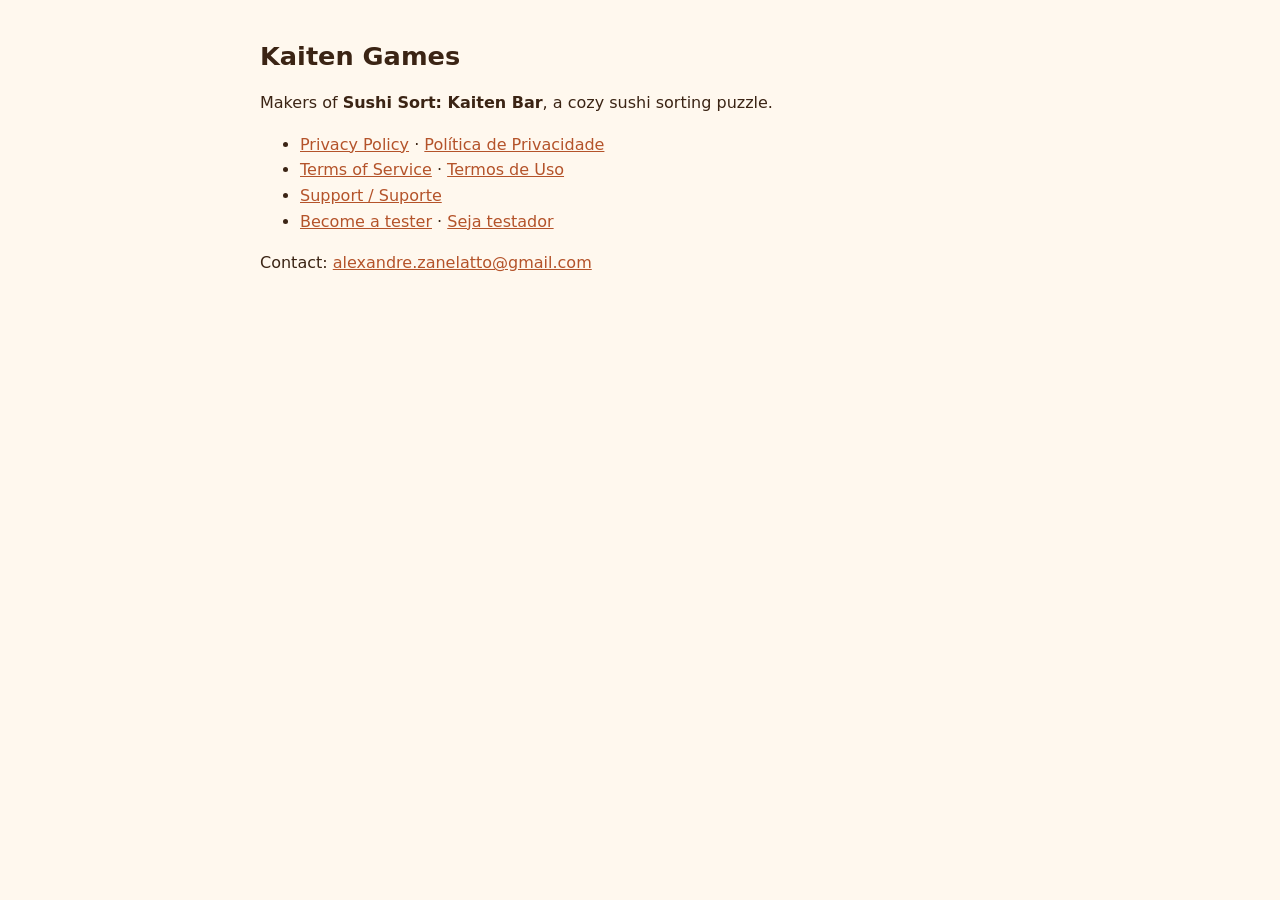
<file: index.html>
<!doctype html>
<html lang="en">
<head>
<meta charset="utf-8">
<meta name="viewport" content="width=device-width, initial-scale=1">
<title>Kaiten Games</title>
<link rel="stylesheet" href="style.css">
</head>
<body>
<main>
<h1>Kaiten Games</h1>
<p>Makers of <strong>Sushi Sort: Kaiten Bar</strong>, a cozy sushi sorting puzzle.</p>
<ul>
<li><a href="privacy.html">Privacy Policy</a> · <a href="privacidade.html">Política de Privacidade</a></li>
<li><a href="terms.html">Terms of Service</a> · <a href="termos.html">Termos de Uso</a></li>
<li><a href="support.html">Support / Suporte</a></li>
<li><a href="testers.html">Become a tester</a> · <a href="testadores.html">Seja testador</a></li>
</ul>
<p>Contact: <a href="mailto:alexandre.zanelatto@gmail.com">alexandre.zanelatto@gmail.com</a></p>
</main>
</body>
</html>
</file>
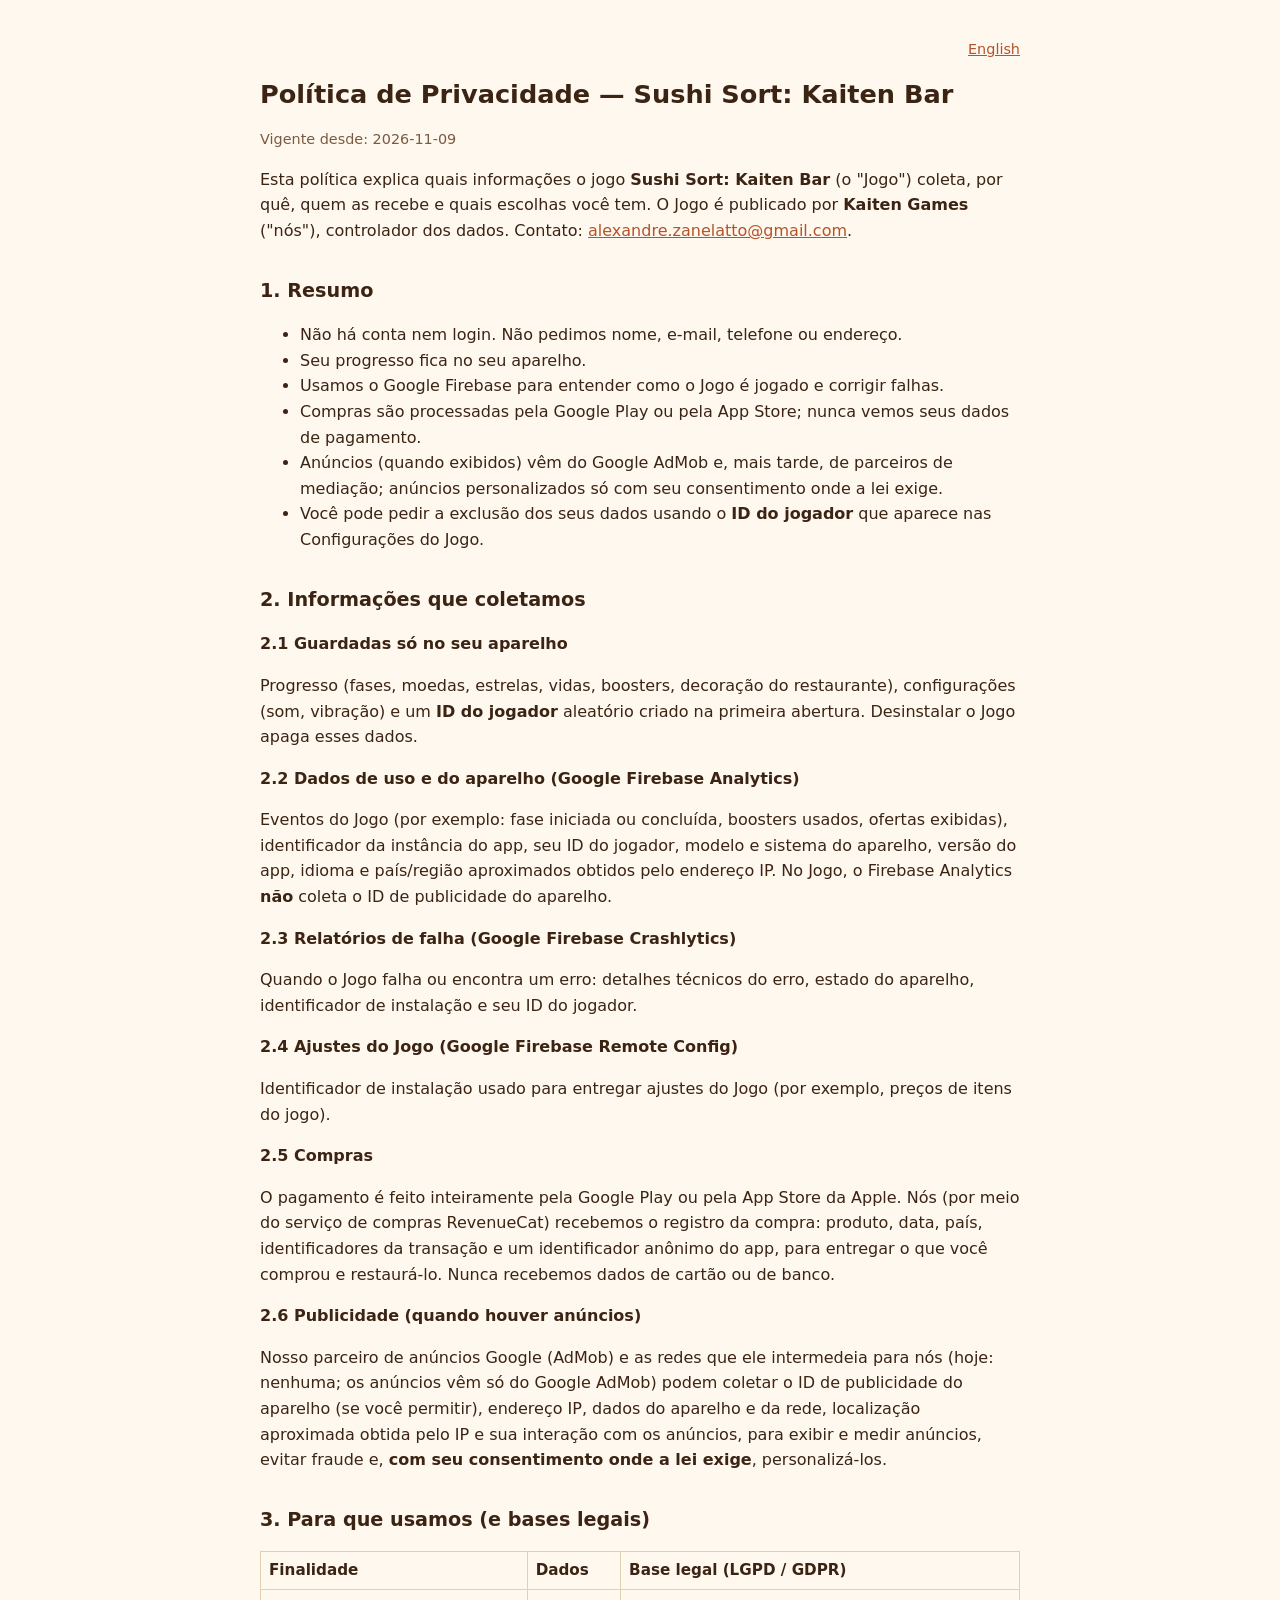
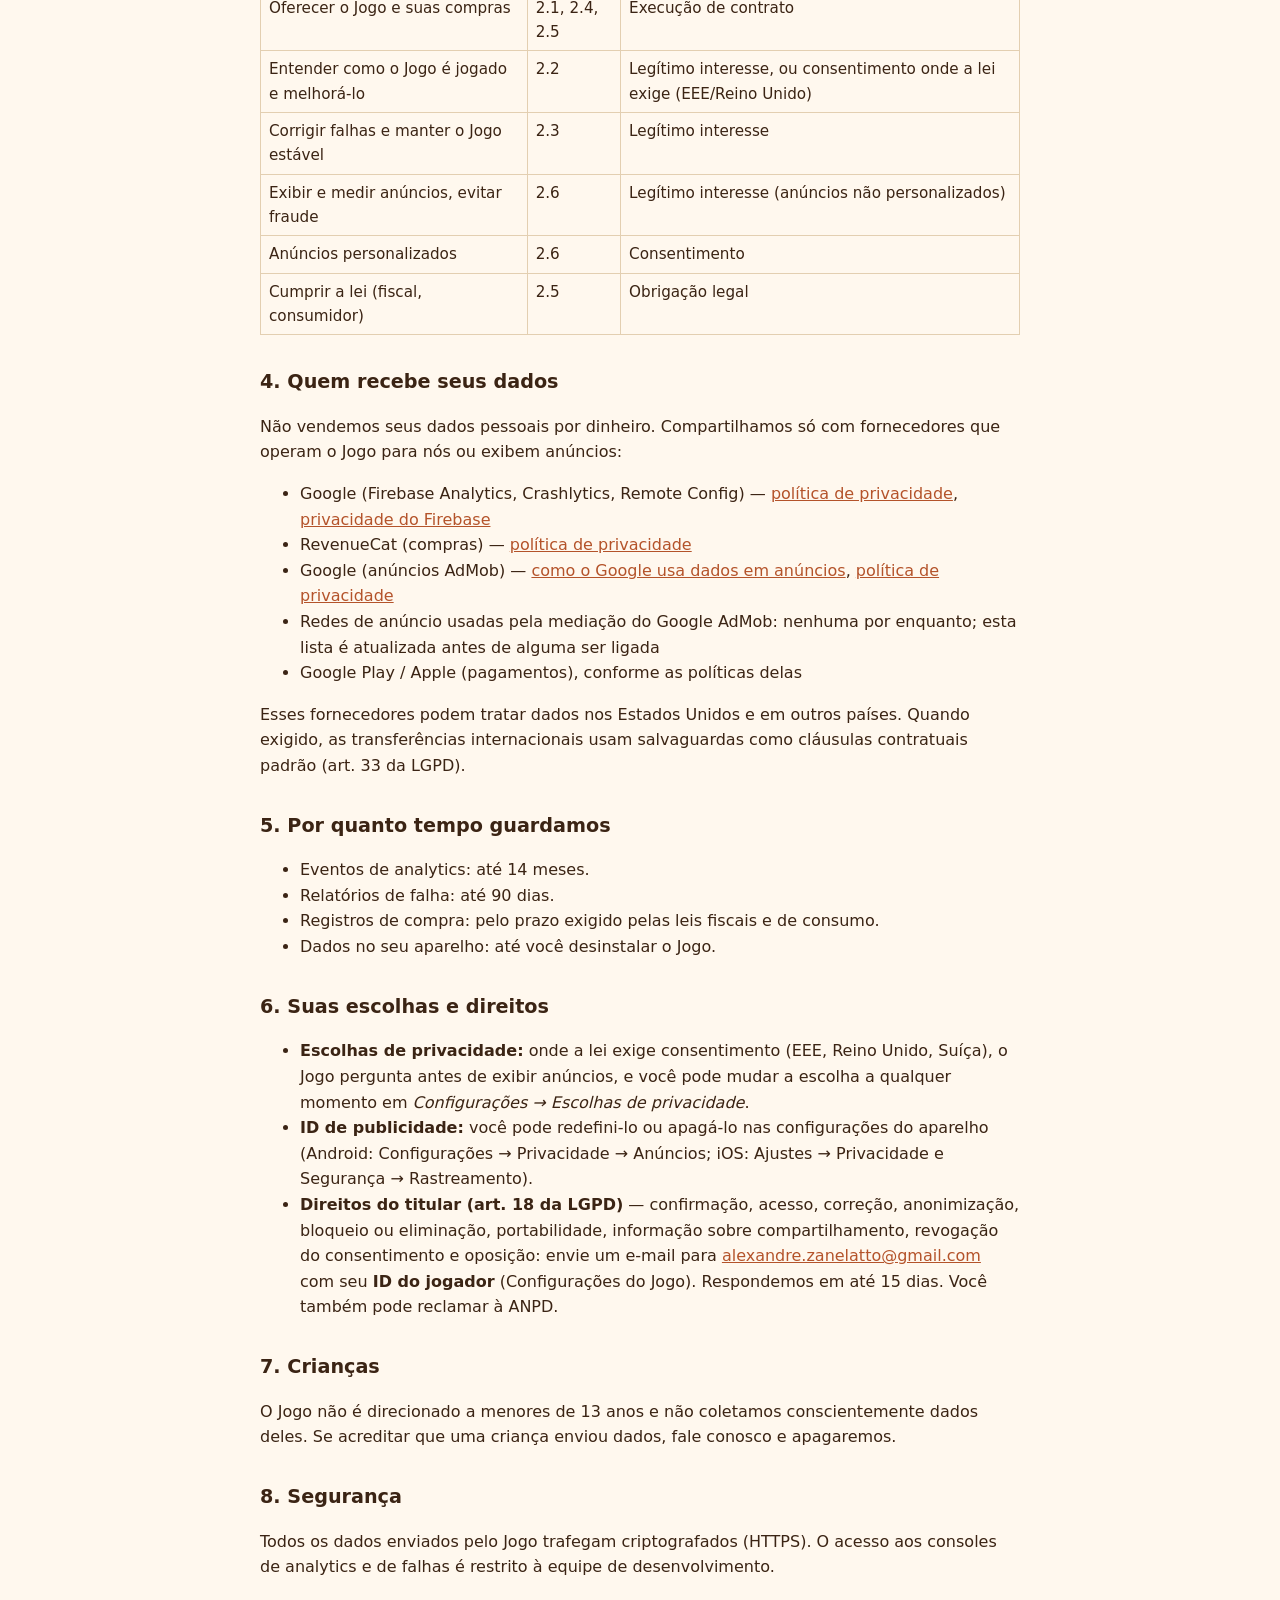
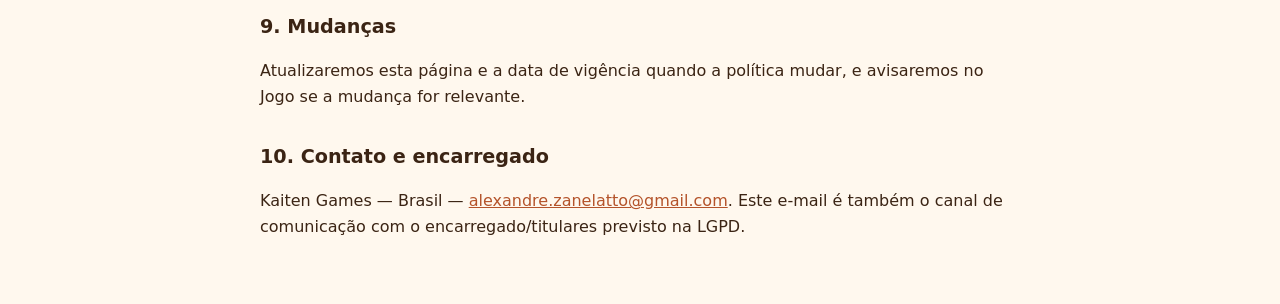
<file: privacidade.html>
<!doctype html>
<html lang="pt-BR">
<head>
<meta charset="utf-8">
<meta name="viewport" content="width=device-width, initial-scale=1">
<title>Sushi Sort: Kaiten Bar — Política de Privacidade</title>
<link rel="stylesheet" href="style.css">
</head>
<body>
<main>
<p class="lang"><a href="privacy.html">English</a></p>
<h1>Política de Privacidade — Sushi Sort: Kaiten Bar</h1>
<p class="meta">Vigente desde: 2026-11-09</p>

<p>Esta política explica quais informações o jogo <strong>Sushi Sort: Kaiten Bar</strong> (o "Jogo") coleta, por
quê, quem as recebe e quais escolhas você tem. O Jogo é publicado por <strong>Kaiten Games</strong> ("nós"),
controlador dos dados. Contato: <a href="mailto:alexandre.zanelatto@gmail.com">alexandre.zanelatto@gmail.com</a>.</p>

<h2>1. Resumo</h2>
<ul>
<li>Não há conta nem login. Não pedimos nome, e-mail, telefone ou endereço.</li>
<li>Seu progresso fica no seu aparelho.</li>
<li>Usamos o Google Firebase para entender como o Jogo é jogado e corrigir falhas.</li>
<li>Compras são processadas pela Google Play ou pela App Store; nunca vemos seus dados de pagamento.</li>
<li>Anúncios (quando exibidos) vêm do Google AdMob e, mais tarde, de parceiros de mediação; anúncios personalizados
só com seu consentimento onde a lei exige.</li>
<li>Você pode pedir a exclusão dos seus dados usando o <strong>ID do jogador</strong> que aparece nas Configurações
do Jogo.</li>
</ul>

<h2>2. Informações que coletamos</h2>
<h3>2.1 Guardadas só no seu aparelho</h3>
<p>Progresso (fases, moedas, estrelas, vidas, boosters, decoração do restaurante), configurações (som, vibração) e
um <strong>ID do jogador</strong> aleatório criado na primeira abertura. Desinstalar o Jogo apaga esses dados.</p>
<h3>2.2 Dados de uso e do aparelho (Google Firebase Analytics)</h3>
<p>Eventos do Jogo (por exemplo: fase iniciada ou concluída, boosters usados, ofertas exibidas), identificador da
instância do app, seu ID do jogador, modelo e sistema do aparelho, versão do app, idioma e país/região aproximados
obtidos pelo endereço IP. No Jogo, o Firebase Analytics <strong>não</strong> coleta o ID de publicidade do
aparelho.</p>
<h3>2.3 Relatórios de falha (Google Firebase Crashlytics)</h3>
<p>Quando o Jogo falha ou encontra um erro: detalhes técnicos do erro, estado do aparelho, identificador de
instalação e seu ID do jogador.</p>
<h3>2.4 Ajustes do Jogo (Google Firebase Remote Config)</h3>
<p>Identificador de instalação usado para entregar ajustes do Jogo (por exemplo, preços de itens do jogo).</p>
<h3>2.5 Compras</h3>
<p>O pagamento é feito inteiramente pela Google Play ou pela App Store da Apple. Nós (por meio do serviço de
compras RevenueCat) recebemos o registro da compra: produto, data, país, identificadores da transação e um
identificador anônimo do app, para entregar o que você comprou e restaurá-lo. Nunca recebemos dados de cartão ou
de banco.</p>
<h3>2.6 Publicidade (quando houver anúncios)</h3>
<p>Nosso parceiro de anúncios Google (AdMob) e as redes que ele intermedeia para nós (hoje: <!-- AD_PARTNERS -->nenhuma; os anúncios vêm só do Google AdMob<!-- /AD_PARTNERS -->)
podem coletar o ID de publicidade do aparelho (se você permitir), endereço IP, dados do aparelho e da rede,
localização aproximada obtida pelo IP e sua interação com os anúncios, para exibir e medir anúncios, evitar fraude
e, <strong>com seu consentimento onde a lei exige</strong>, personalizá-los.</p>

<h2>3. Para que usamos (e bases legais)</h2>
<table>
<tr><th>Finalidade</th><th>Dados</th><th>Base legal (LGPD / GDPR)</th></tr>
<tr><td>Oferecer o Jogo e suas compras</td><td>2.1, 2.4, 2.5</td><td>Execução de contrato</td></tr>
<tr><td>Entender como o Jogo é jogado e melhorá-lo</td><td>2.2</td><td>Legítimo interesse, ou consentimento onde a lei
exige (EEE/Reino Unido)</td></tr>
<tr><td>Corrigir falhas e manter o Jogo estável</td><td>2.3</td><td>Legítimo interesse</td></tr>
<tr><td>Exibir e medir anúncios, evitar fraude</td><td>2.6</td><td>Legítimo interesse (anúncios não personalizados)</td></tr>
<tr><td>Anúncios personalizados</td><td>2.6</td><td>Consentimento</td></tr>
<tr><td>Cumprir a lei (fiscal, consumidor)</td><td>2.5</td><td>Obrigação legal</td></tr>
</table>

<h2>4. Quem recebe seus dados</h2>
<p>Não vendemos seus dados pessoais por dinheiro. Compartilhamos só com fornecedores que operam o Jogo para nós ou
exibem anúncios:</p>
<ul>
<li>Google (Firebase Analytics, Crashlytics, Remote Config) — <a href="https://policies.google.com/privacy?hl=pt-BR">política de privacidade</a>,
<a href="https://firebase.google.com/support/privacy">privacidade do Firebase</a></li>
<li>RevenueCat (compras) — <a href="https://www.revenuecat.com/privacy">política de privacidade</a></li>
<li>Google (anúncios AdMob) — <a href="https://policies.google.com/technologies/ads?hl=pt-BR">como o Google usa dados em anúncios</a>,
<a href="https://policies.google.com/privacy?hl=pt-BR">política de privacidade</a></li>
<li>Redes de anúncio usadas pela mediação do Google AdMob: <!-- AD_PARTNERS_LINKS -->nenhuma por enquanto; esta lista é atualizada antes de alguma ser ligada<!-- /AD_PARTNERS_LINKS --></li>
<li>Google Play / Apple (pagamentos), conforme as políticas delas</li>
</ul>
<p>Esses fornecedores podem tratar dados nos Estados Unidos e em outros países. Quando exigido, as transferências
internacionais usam salvaguardas como cláusulas contratuais padrão (art. 33 da LGPD).</p>

<h2>5. Por quanto tempo guardamos</h2>
<ul>
<li>Eventos de analytics: até 14 meses.</li>
<li>Relatórios de falha: até 90 dias.</li>
<li>Registros de compra: pelo prazo exigido pelas leis fiscais e de consumo.</li>
<li>Dados no seu aparelho: até você desinstalar o Jogo.</li>
</ul>

<h2>6. Suas escolhas e direitos</h2>
<ul>
<li><strong>Escolhas de privacidade:</strong> onde a lei exige consentimento (EEE, Reino Unido, Suíça), o Jogo
pergunta antes de exibir anúncios, e você pode mudar a escolha a qualquer momento em <em>Configurações → Escolhas de
privacidade</em>.</li>
<li><strong>ID de publicidade:</strong> você pode redefini-lo ou apagá-lo nas configurações do aparelho (Android:
Configurações → Privacidade → Anúncios; iOS: Ajustes → Privacidade e Segurança → Rastreamento).</li>
<li><strong>Direitos do titular (art. 18 da LGPD)</strong> — confirmação, acesso, correção, anonimização, bloqueio
ou eliminação, portabilidade, informação sobre compartilhamento, revogação do consentimento e oposição: envie um
e-mail para <a href="mailto:alexandre.zanelatto@gmail.com">alexandre.zanelatto@gmail.com</a> com seu <strong>ID do jogador</strong>
(Configurações do Jogo). Respondemos em até 15 dias. Você também pode reclamar à ANPD.</li>
</ul>

<h2>7. Crianças</h2>
<p>O Jogo não é direcionado a menores de 13 anos e não coletamos conscientemente dados deles. Se acreditar que uma
criança enviou dados, fale conosco e apagaremos.</p>

<h2>8. Segurança</h2>
<p>Todos os dados enviados pelo Jogo trafegam criptografados (HTTPS). O acesso aos consoles de analytics e de falhas é
restrito à equipe de desenvolvimento.</p>

<h2>9. Mudanças</h2>
<p>Atualizaremos esta página e a data de vigência quando a política mudar, e avisaremos no Jogo se a mudança for
relevante.</p>

<h2>10. Contato e encarregado</h2>
<p>Kaiten Games — Brasil — <a href="mailto:alexandre.zanelatto@gmail.com">alexandre.zanelatto@gmail.com</a>. Este e-mail é também o
canal de comunicação com o encarregado/titulares previsto na LGPD.</p>
</main>
</body>
</html>
</file>
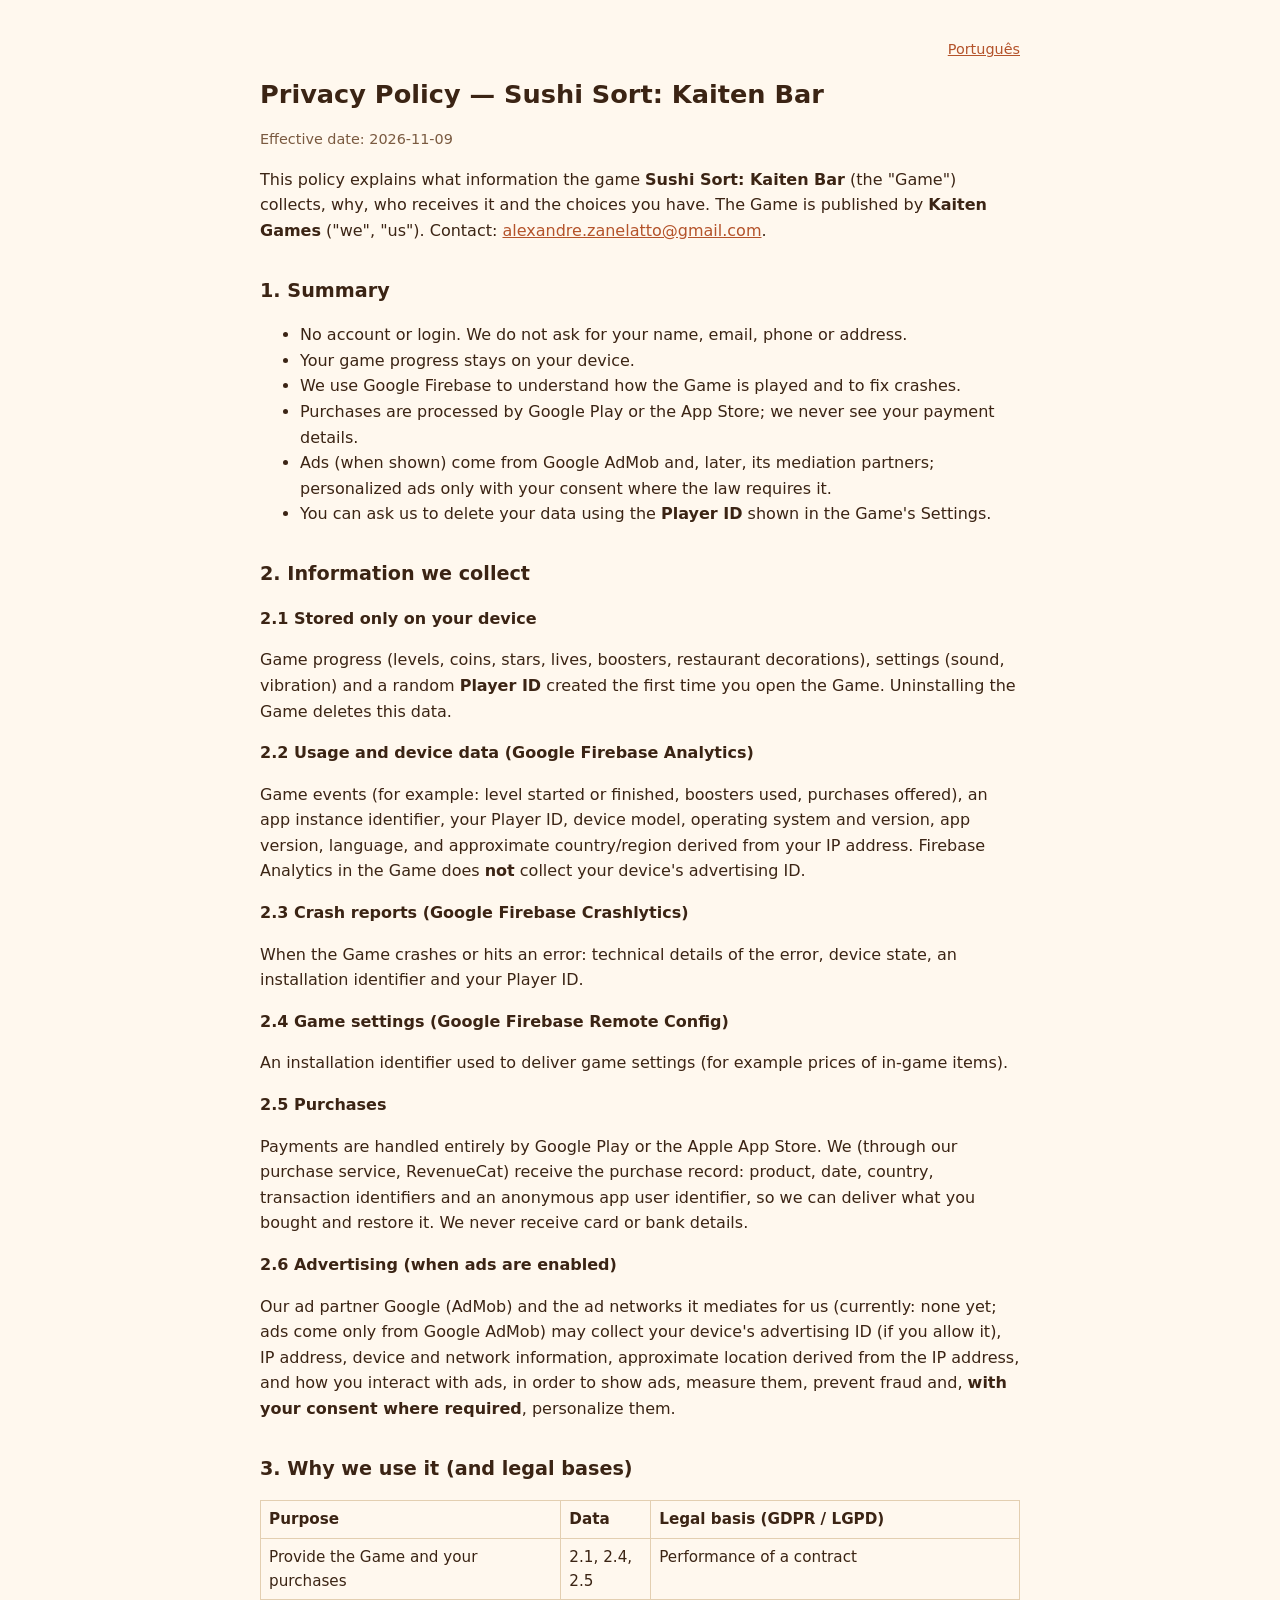
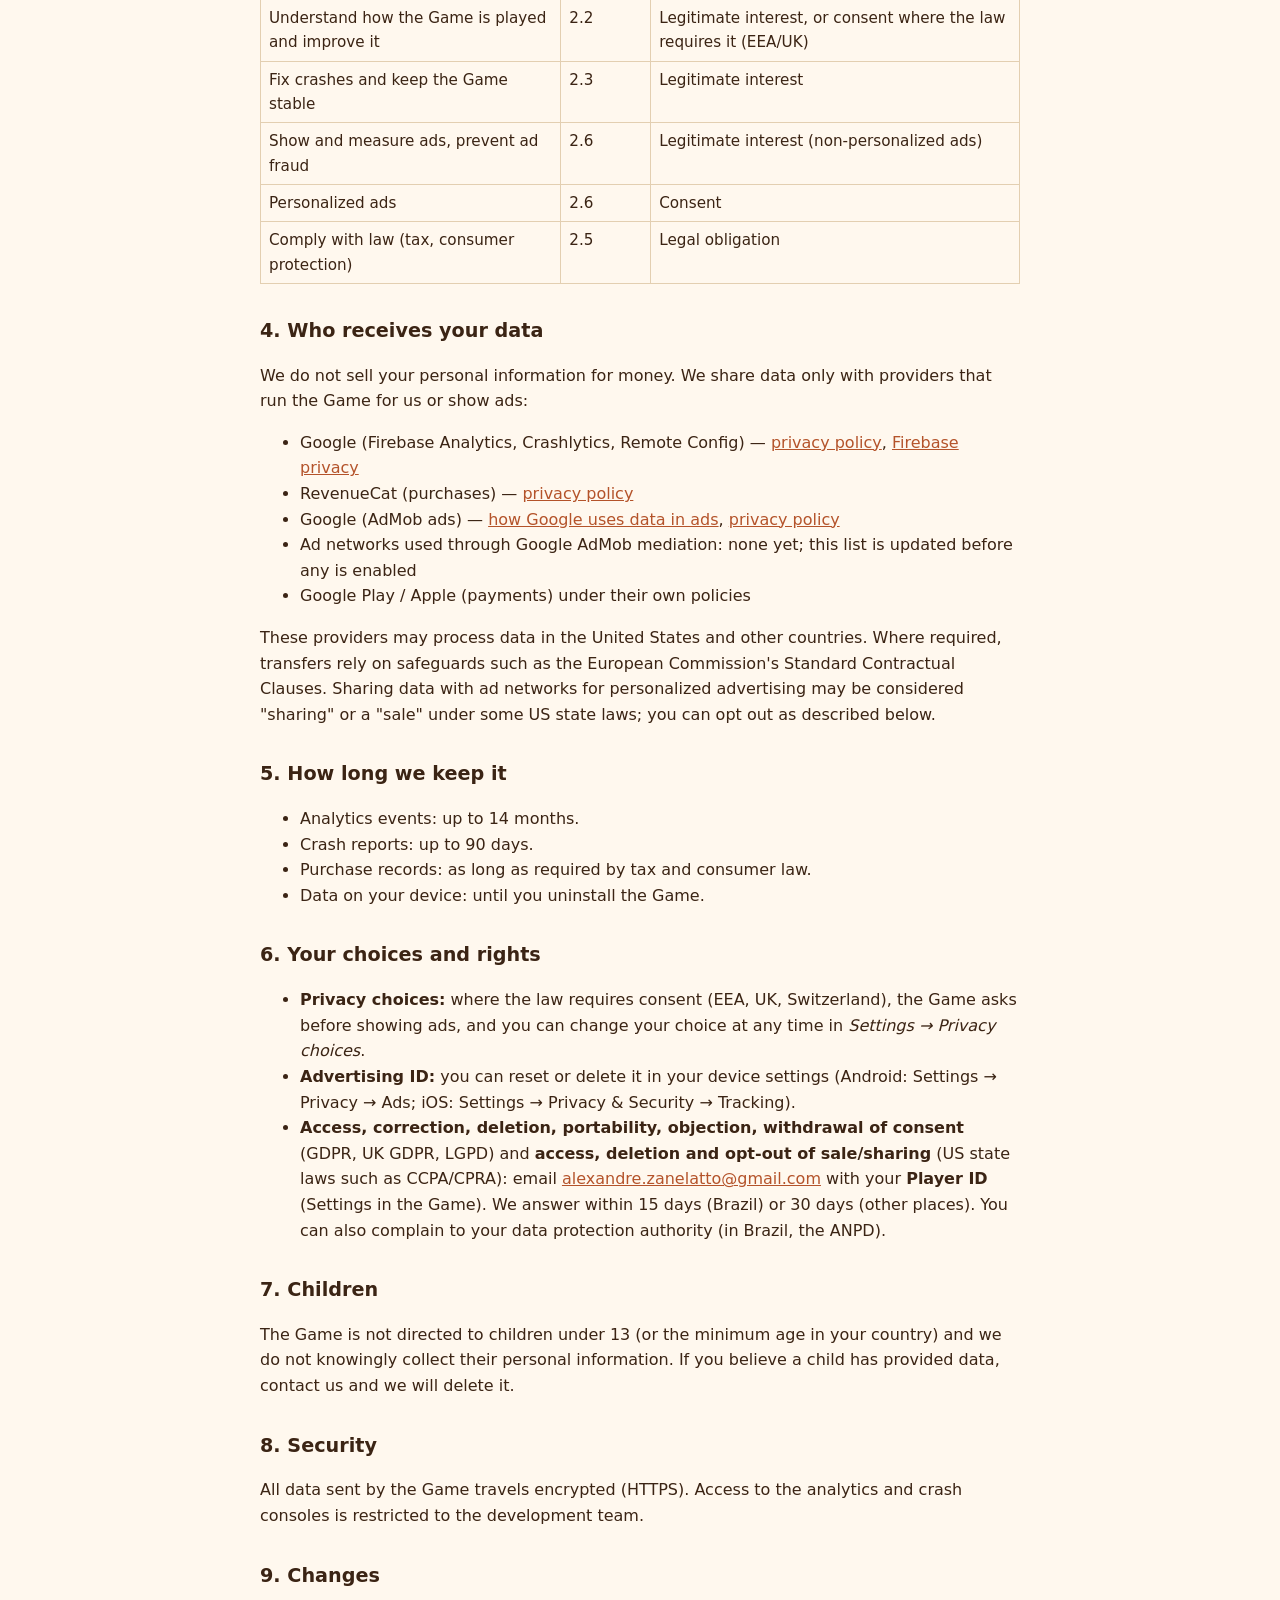
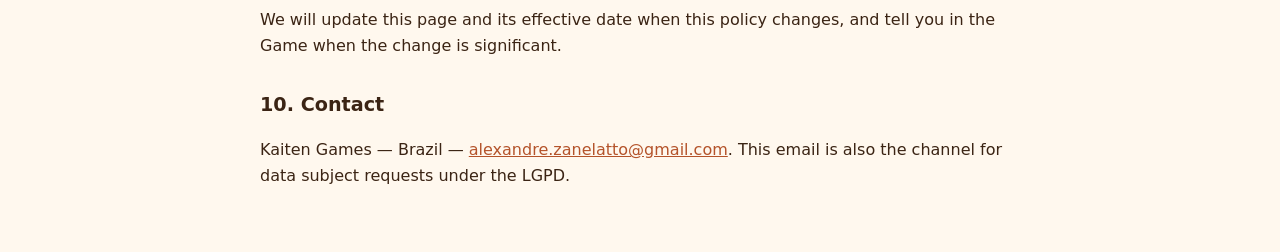
<file: privacy.html>
<!doctype html>
<html lang="en">
<head>
<meta charset="utf-8">
<meta name="viewport" content="width=device-width, initial-scale=1">
<title>Sushi Sort: Kaiten Bar — Privacy Policy</title>
<link rel="stylesheet" href="style.css">
</head>
<body>
<main>
<p class="lang"><a href="privacidade.html">Português</a></p>
<h1>Privacy Policy — Sushi Sort: Kaiten Bar</h1>
<p class="meta">Effective date: 2026-11-09</p>

<p>This policy explains what information the game <strong>Sushi Sort: Kaiten Bar</strong> (the "Game") collects,
why, who receives it and the choices you have. The Game is published by <strong>Kaiten Games</strong>
("we", "us"). Contact: <a href="mailto:alexandre.zanelatto@gmail.com">alexandre.zanelatto@gmail.com</a>.</p>

<h2>1. Summary</h2>
<ul>
<li>No account or login. We do not ask for your name, email, phone or address.</li>
<li>Your game progress stays on your device.</li>
<li>We use Google Firebase to understand how the Game is played and to fix crashes.</li>
<li>Purchases are processed by Google Play or the App Store; we never see your payment details.</li>
<li>Ads (when shown) come from Google AdMob and, later, its mediation partners; personalized ads only with your
consent where the law requires it.</li>
<li>You can ask us to delete your data using the <strong>Player ID</strong> shown in the Game's Settings.</li>
</ul>

<h2>2. Information we collect</h2>
<h3>2.1 Stored only on your device</h3>
<p>Game progress (levels, coins, stars, lives, boosters, restaurant decorations), settings (sound, vibration) and a
random <strong>Player ID</strong> created the first time you open the Game. Uninstalling the Game deletes this
data.</p>
<h3>2.2 Usage and device data (Google Firebase Analytics)</h3>
<p>Game events (for example: level started or finished, boosters used, purchases offered), an app instance
identifier, your Player ID, device model, operating system and version, app version, language, and approximate
country/region derived from your IP address. Firebase Analytics in the Game does <strong>not</strong> collect your
device's advertising ID.</p>
<h3>2.3 Crash reports (Google Firebase Crashlytics)</h3>
<p>When the Game crashes or hits an error: technical details of the error, device state, an installation
identifier and your Player ID.</p>
<h3>2.4 Game settings (Google Firebase Remote Config)</h3>
<p>An installation identifier used to deliver game settings (for example prices of in-game items).</p>
<h3>2.5 Purchases</h3>
<p>Payments are handled entirely by Google Play or the Apple App Store. We (through our purchase service,
RevenueCat) receive the purchase record: product, date, country, transaction identifiers and an anonymous app user
identifier, so we can deliver what you bought and restore it. We never receive card or bank details.</p>
<h3>2.6 Advertising (when ads are enabled)</h3>
<p>Our ad partner Google (AdMob) and the ad networks it mediates for us (currently: <!-- AD_PARTNERS -->none yet; ads come only from Google AdMob<!-- /AD_PARTNERS -->) may collect
your device's advertising ID (if you allow it), IP address, device and network information, approximate location
derived from the IP address, and how you interact with ads, in order to show ads, measure them, prevent fraud and,
<strong>with your consent where required</strong>, personalize them.</p>

<h2>3. Why we use it (and legal bases)</h2>
<table>
<tr><th>Purpose</th><th>Data</th><th>Legal basis (GDPR / LGPD)</th></tr>
<tr><td>Provide the Game and your purchases</td><td>2.1, 2.4, 2.5</td><td>Performance of a contract</td></tr>
<tr><td>Understand how the Game is played and improve it</td><td>2.2</td><td>Legitimate interest, or consent where
the law requires it (EEA/UK)</td></tr>
<tr><td>Fix crashes and keep the Game stable</td><td>2.3</td><td>Legitimate interest</td></tr>
<tr><td>Show and measure ads, prevent ad fraud</td><td>2.6</td><td>Legitimate interest (non-personalized ads)</td></tr>
<tr><td>Personalized ads</td><td>2.6</td><td>Consent</td></tr>
<tr><td>Comply with law (tax, consumer protection)</td><td>2.5</td><td>Legal obligation</td></tr>
</table>

<h2>4. Who receives your data</h2>
<p>We do not sell your personal information for money. We share data only with providers that run the Game for us
or show ads:</p>
<ul>
<li>Google (Firebase Analytics, Crashlytics, Remote Config) — <a href="https://policies.google.com/privacy">privacy policy</a>,
<a href="https://firebase.google.com/support/privacy">Firebase privacy</a></li>
<li>RevenueCat (purchases) — <a href="https://www.revenuecat.com/privacy">privacy policy</a></li>
<li>Google (AdMob ads) — <a href="https://policies.google.com/technologies/ads">how Google uses data in ads</a>,
<a href="https://policies.google.com/privacy">privacy policy</a></li>
<li>Ad networks used through Google AdMob mediation: <!-- AD_PARTNERS_LINKS -->none yet; this list is updated before any is enabled<!-- /AD_PARTNERS_LINKS --></li>
<li>Google Play / Apple (payments) under their own policies</li>
</ul>
<p>These providers may process data in the United States and other countries. Where required, transfers rely on
safeguards such as the European Commission's Standard Contractual Clauses. Sharing data with ad networks for
personalized advertising may be considered "sharing" or a "sale" under some US state laws; you can opt out as
described below.</p>

<h2>5. How long we keep it</h2>
<ul>
<li>Analytics events: up to 14 months.</li>
<li>Crash reports: up to 90 days.</li>
<li>Purchase records: as long as required by tax and consumer law.</li>
<li>Data on your device: until you uninstall the Game.</li>
</ul>

<h2>6. Your choices and rights</h2>
<ul>
<li><strong>Privacy choices:</strong> where the law requires consent (EEA, UK, Switzerland), the Game asks before
showing ads, and you can change your choice at any time in <em>Settings → Privacy choices</em>.</li>
<li><strong>Advertising ID:</strong> you can reset or delete it in your device settings (Android: Settings → Privacy
→ Ads; iOS: Settings → Privacy &amp; Security → Tracking).</li>
<li><strong>Access, correction, deletion, portability, objection, withdrawal of consent</strong> (GDPR, UK GDPR,
LGPD) and <strong>access, deletion and opt-out of sale/sharing</strong> (US state laws such as CCPA/CPRA): email
<a href="mailto:alexandre.zanelatto@gmail.com">alexandre.zanelatto@gmail.com</a> with your <strong>Player ID</strong> (Settings in the
Game). We answer within 15 days (Brazil) or 30 days (other places). You can also complain to your data protection
authority (in Brazil, the ANPD).</li>
</ul>

<h2>7. Children</h2>
<p>The Game is not directed to children under 13 (or the minimum age in your country) and we do not knowingly
collect their personal information. If you believe a child has provided data, contact us and we will delete it.</p>

<h2>8. Security</h2>
<p>All data sent by the Game travels encrypted (HTTPS). Access to the analytics and crash consoles is restricted to
the development team.</p>

<h2>9. Changes</h2>
<p>We will update this page and its effective date when this policy changes, and tell you in the Game when the
change is significant.</p>

<h2>10. Contact</h2>
<p>Kaiten Games — Brazil — <a href="mailto:alexandre.zanelatto@gmail.com">alexandre.zanelatto@gmail.com</a>. This email is also
the channel for data subject requests under the LGPD.</p>
</main>
</body>
</html>
</file>
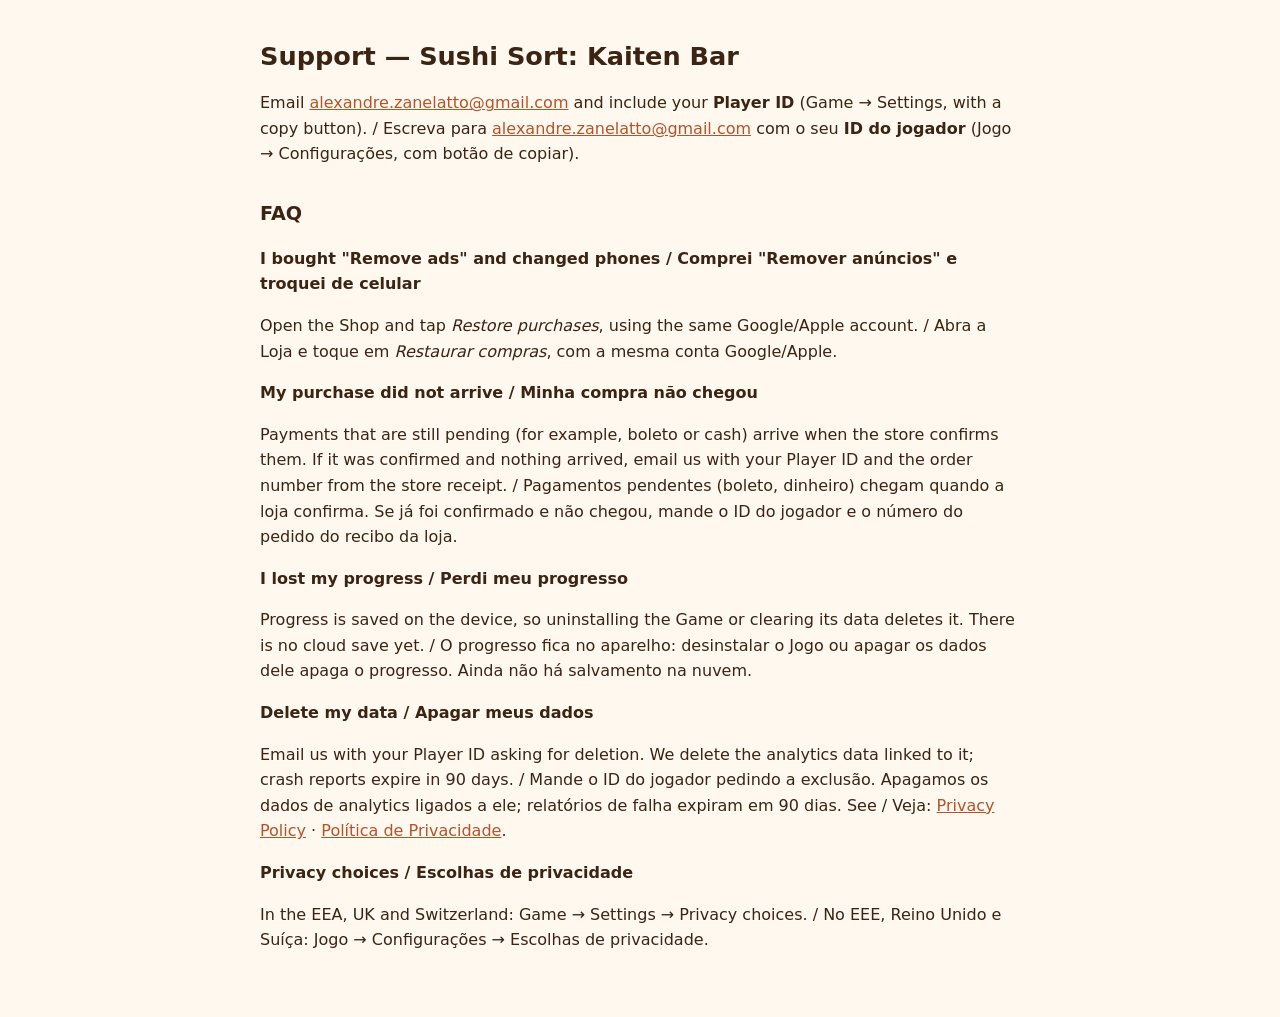
<file: support.html>
<!doctype html>
<html lang="en">
<head>
<meta charset="utf-8">
<meta name="viewport" content="width=device-width, initial-scale=1">
<title>Sushi Sort: Kaiten Bar — Support</title>
<link rel="stylesheet" href="style.css">
</head>
<body>
<main>
<h1>Support — Sushi Sort: Kaiten Bar</h1>
<p>Email <a href="mailto:alexandre.zanelatto@gmail.com">alexandre.zanelatto@gmail.com</a> and include your <strong>Player ID</strong>
(Game → Settings, with a copy button). / Escreva para <a href="mailto:alexandre.zanelatto@gmail.com">alexandre.zanelatto@gmail.com</a> com o
seu <strong>ID do jogador</strong> (Jogo → Configurações, com botão de copiar).</p>

<h2>FAQ</h2>
<h3>I bought "Remove ads" and changed phones / Comprei "Remover anúncios" e troquei de celular</h3>
<p>Open the Shop and tap <em>Restore purchases</em>, using the same Google/Apple account. / Abra a Loja e toque em
<em>Restaurar compras</em>, com a mesma conta Google/Apple.</p>
<h3>My purchase did not arrive / Minha compra não chegou</h3>
<p>Payments that are still pending (for example, boleto or cash) arrive when the store confirms them. If it was
confirmed and nothing arrived, email us with your Player ID and the order number from the store receipt. /
Pagamentos pendentes (boleto, dinheiro) chegam quando a loja confirma. Se já foi confirmado e não chegou, mande o
ID do jogador e o número do pedido do recibo da loja.</p>
<h3>I lost my progress / Perdi meu progresso</h3>
<p>Progress is saved on the device, so uninstalling the Game or clearing its data deletes it. There is no cloud save
yet. / O progresso fica no aparelho: desinstalar o Jogo ou apagar os dados dele apaga o progresso. Ainda não há
salvamento na nuvem.</p>
<h3>Delete my data / Apagar meus dados</h3>
<p>Email us with your Player ID asking for deletion. We delete the analytics data linked to it; crash reports expire
in 90 days. / Mande o ID do jogador pedindo a exclusão. Apagamos os dados de analytics ligados a ele; relatórios de
falha expiram em 90 dias. See / Veja: <a href="privacy.html">Privacy Policy</a> ·
<a href="privacidade.html">Política de Privacidade</a>.</p>
<h3>Privacy choices / Escolhas de privacidade</h3>
<p>In the EEA, UK and Switzerland: Game → Settings → Privacy choices. / No EEE, Reino Unido e Suíça: Jogo →
Configurações → Escolhas de privacidade.</p>
</main>
</body>
</html>
</file>
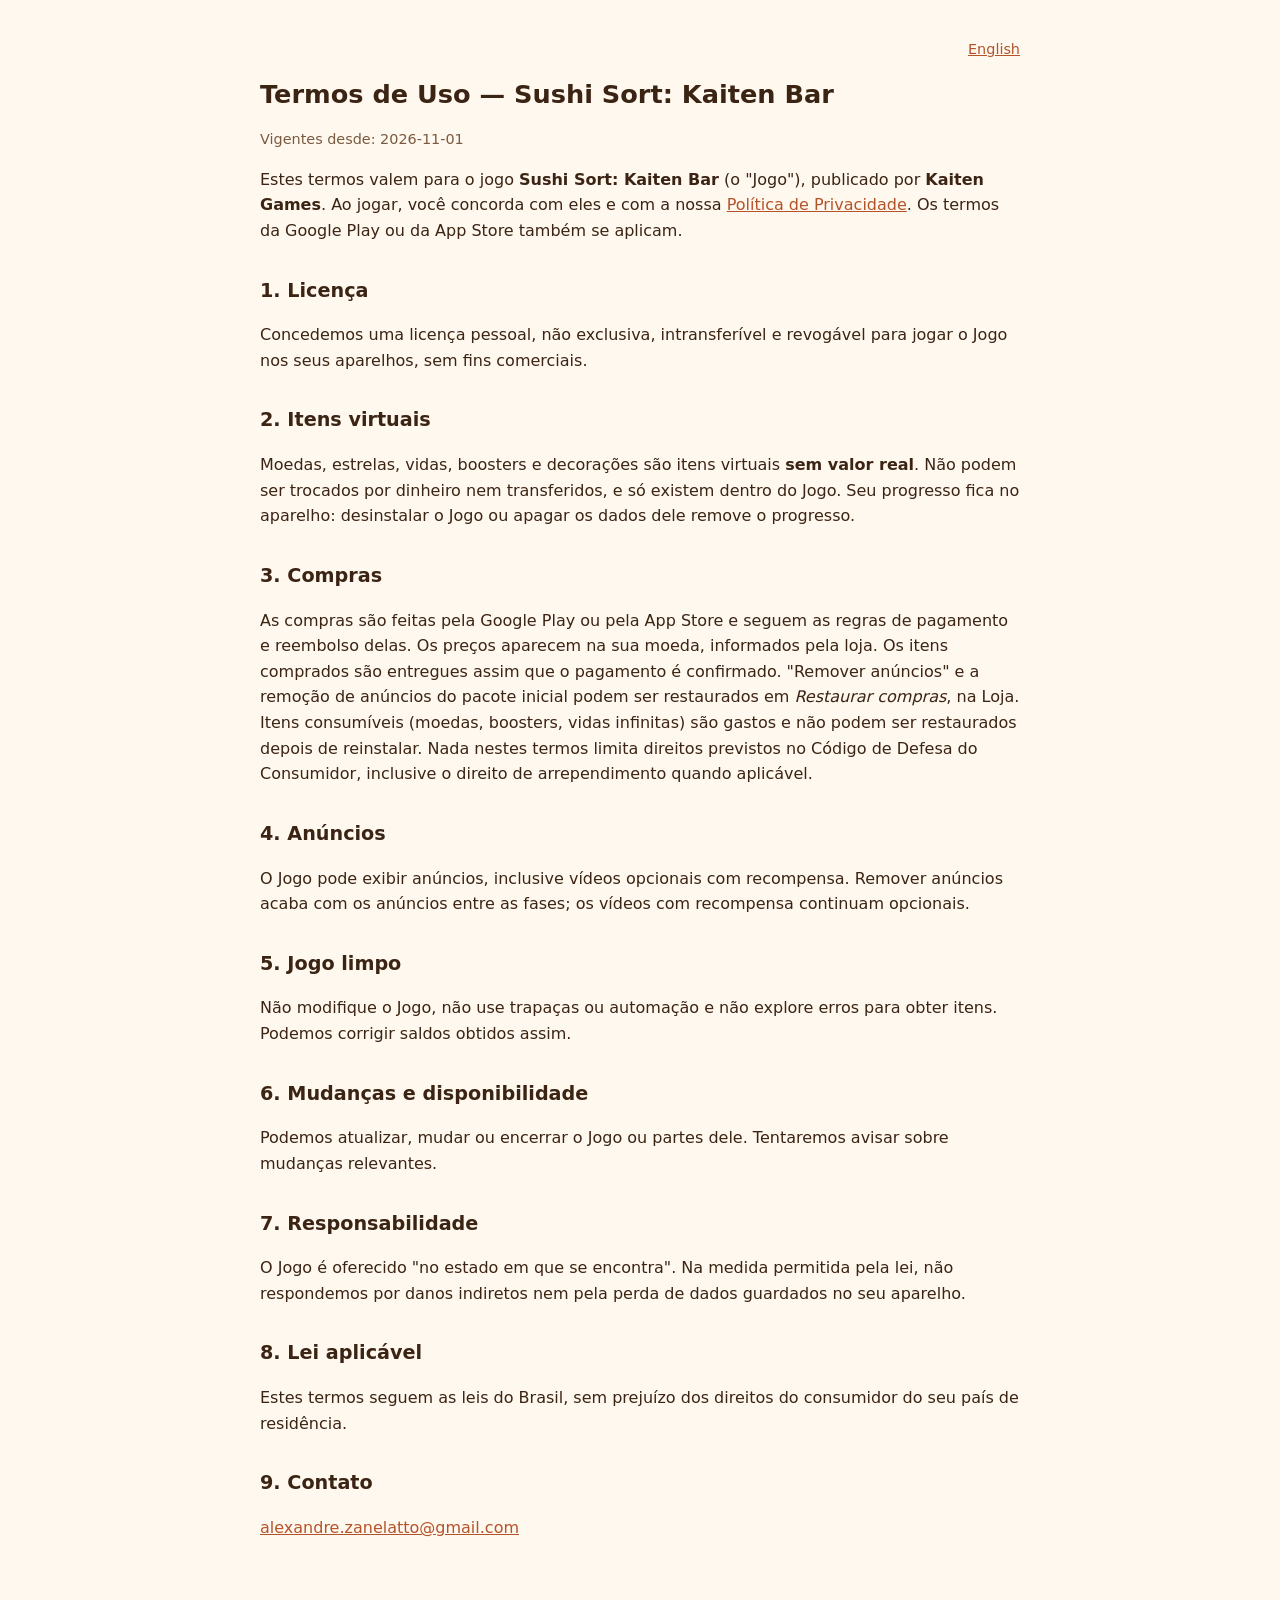
<file: termos.html>
<!doctype html>
<html lang="pt-BR">
<head>
<meta charset="utf-8">
<meta name="viewport" content="width=device-width, initial-scale=1">
<title>Sushi Sort: Kaiten Bar — Termos de Uso</title>
<link rel="stylesheet" href="style.css">
</head>
<body>
<main>
<p class="lang"><a href="terms.html">English</a></p>
<h1>Termos de Uso — Sushi Sort: Kaiten Bar</h1>
<p class="meta">Vigentes desde: 2026-11-01</p>

<p>Estes termos valem para o jogo <strong>Sushi Sort: Kaiten Bar</strong> (o "Jogo"), publicado por
<strong>Kaiten Games</strong>. Ao jogar, você concorda com eles e com a nossa
<a href="privacidade.html">Política de Privacidade</a>. Os termos da Google Play ou da App Store também se aplicam.</p>

<h2>1. Licença</h2>
<p>Concedemos uma licença pessoal, não exclusiva, intransferível e revogável para jogar o Jogo nos seus aparelhos,
sem fins comerciais.</p>

<h2>2. Itens virtuais</h2>
<p>Moedas, estrelas, vidas, boosters e decorações são itens virtuais <strong>sem valor real</strong>. Não podem ser
trocados por dinheiro nem transferidos, e só existem dentro do Jogo. Seu progresso fica no aparelho: desinstalar o
Jogo ou apagar os dados dele remove o progresso.</p>

<h2>3. Compras</h2>
<p>As compras são feitas pela Google Play ou pela App Store e seguem as regras de pagamento e reembolso delas. Os
preços aparecem na sua moeda, informados pela loja. Os itens comprados são entregues assim que o pagamento é
confirmado. "Remover anúncios" e a remoção de anúncios do pacote inicial podem ser restaurados em <em>Restaurar
compras</em>, na Loja. Itens consumíveis (moedas, boosters, vidas infinitas) são gastos e não podem ser restaurados
depois de reinstalar. Nada nestes termos limita direitos previstos no Código de Defesa do Consumidor, inclusive o
direito de arrependimento quando aplicável.</p>

<h2>4. Anúncios</h2>
<p>O Jogo pode exibir anúncios, inclusive vídeos opcionais com recompensa. Remover anúncios acaba com os anúncios
entre as fases; os vídeos com recompensa continuam opcionais.</p>

<h2>5. Jogo limpo</h2>
<p>Não modifique o Jogo, não use trapaças ou automação e não explore erros para obter itens. Podemos corrigir
saldos obtidos assim.</p>

<h2>6. Mudanças e disponibilidade</h2>
<p>Podemos atualizar, mudar ou encerrar o Jogo ou partes dele. Tentaremos avisar sobre mudanças relevantes.</p>

<h2>7. Responsabilidade</h2>
<p>O Jogo é oferecido "no estado em que se encontra". Na medida permitida pela lei, não respondemos por danos
indiretos nem pela perda de dados guardados no seu aparelho.</p>

<h2>8. Lei aplicável</h2>
<p>Estes termos seguem as leis do Brasil, sem prejuízo dos direitos do consumidor do seu país de residência.</p>

<h2>9. Contato</h2>
<p><a href="mailto:alexandre.zanelatto@gmail.com">alexandre.zanelatto@gmail.com</a></p>
</main>
</body>
</html>
</file>
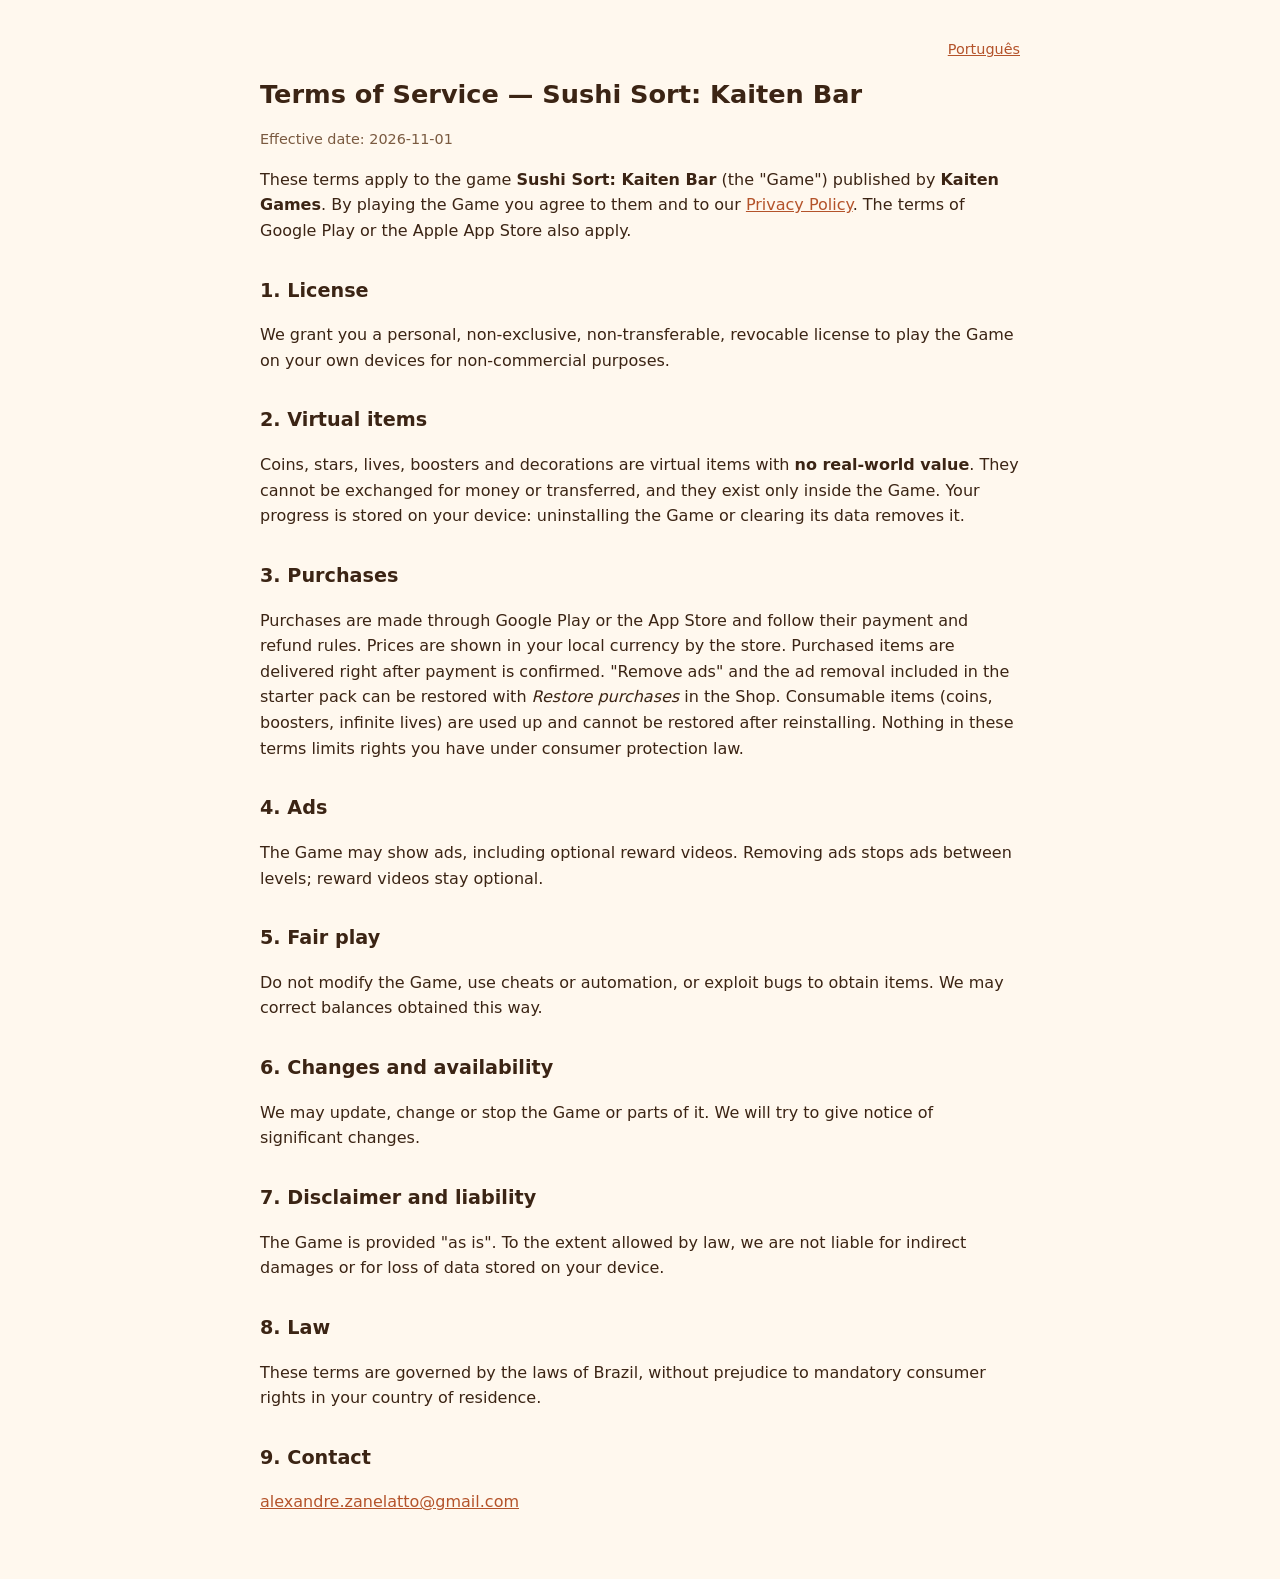
<file: terms.html>
<!doctype html>
<html lang="en">
<head>
<meta charset="utf-8">
<meta name="viewport" content="width=device-width, initial-scale=1">
<title>Sushi Sort: Kaiten Bar — Terms of Service</title>
<link rel="stylesheet" href="style.css">
</head>
<body>
<main>
<p class="lang"><a href="termos.html">Português</a></p>
<h1>Terms of Service — Sushi Sort: Kaiten Bar</h1>
<p class="meta">Effective date: 2026-11-01</p>

<p>These terms apply to the game <strong>Sushi Sort: Kaiten Bar</strong> (the "Game") published by
<strong>Kaiten Games</strong>. By playing the Game you agree to them and to our
<a href="privacy.html">Privacy Policy</a>. The terms of Google Play or the Apple App Store also apply.</p>

<h2>1. License</h2>
<p>We grant you a personal, non-exclusive, non-transferable, revocable license to play the Game on your own devices
for non-commercial purposes.</p>

<h2>2. Virtual items</h2>
<p>Coins, stars, lives, boosters and decorations are virtual items with <strong>no real-world value</strong>. They
cannot be exchanged for money or transferred, and they exist only inside the Game. Your progress is stored on your
device: uninstalling the Game or clearing its data removes it.</p>

<h2>3. Purchases</h2>
<p>Purchases are made through Google Play or the App Store and follow their payment and refund rules. Prices are
shown in your local currency by the store. Purchased items are delivered right after payment is confirmed.
"Remove ads" and the ad removal included in the starter pack can be restored with <em>Restore purchases</em> in the
Shop. Consumable items (coins, boosters, infinite lives) are used up and cannot be restored after reinstalling.
Nothing in these terms limits rights you have under consumer protection law.</p>

<h2>4. Ads</h2>
<p>The Game may show ads, including optional reward videos. Removing ads stops ads between levels; reward videos
stay optional.</p>

<h2>5. Fair play</h2>
<p>Do not modify the Game, use cheats or automation, or exploit bugs to obtain items. We may correct balances
obtained this way.</p>

<h2>6. Changes and availability</h2>
<p>We may update, change or stop the Game or parts of it. We will try to give notice of significant changes.</p>

<h2>7. Disclaimer and liability</h2>
<p>The Game is provided "as is". To the extent allowed by law, we are not liable for indirect damages or for loss
of data stored on your device.</p>

<h2>8. Law</h2>
<p>These terms are governed by the laws of Brazil, without prejudice to mandatory consumer rights in your
country of residence.</p>

<h2>9. Contact</h2>
<p><a href="mailto:alexandre.zanelatto@gmail.com">alexandre.zanelatto@gmail.com</a></p>
</main>
</body>
</html>
</file>
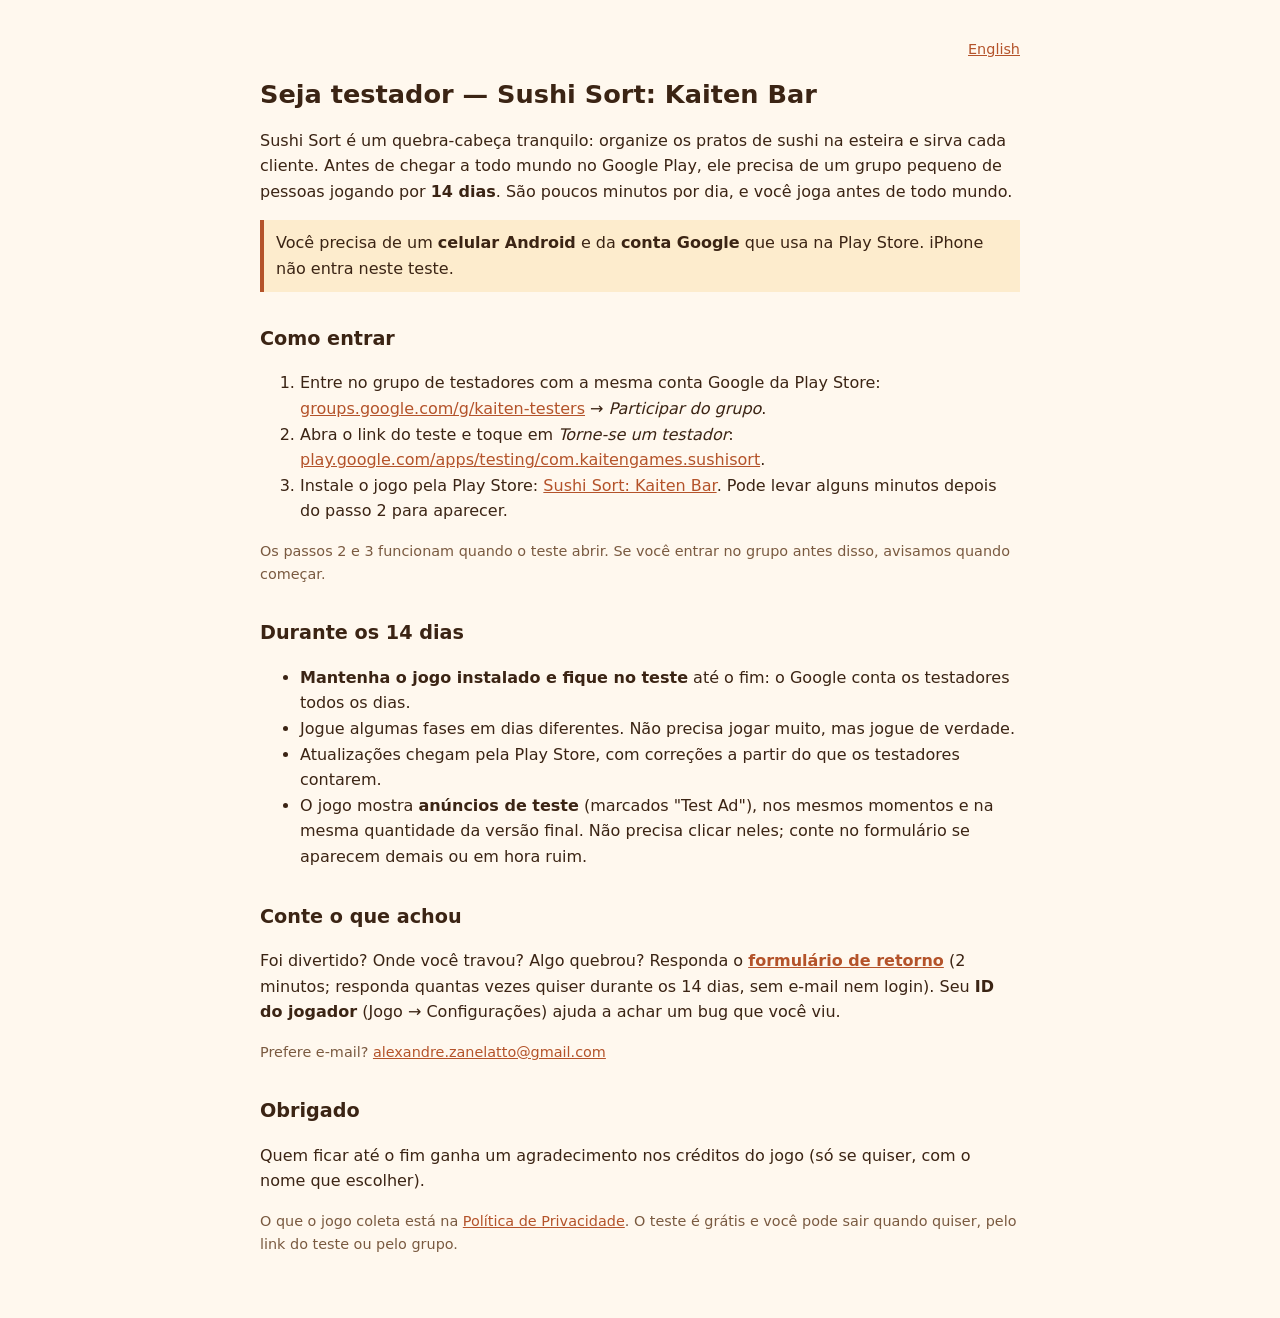
<file: testadores.html>
<!doctype html>
<html lang="pt-BR">
<head>
<meta charset="utf-8">
<meta name="viewport" content="width=device-width, initial-scale=1">
<title>Sushi Sort: Kaiten Bar — Seja testador</title>
<link rel="stylesheet" href="style.css">
</head>
<body>
<main>
<p class="lang"><a href="testers.html">English</a></p>
<h1>Seja testador — Sushi Sort: Kaiten Bar</h1>
<p>Sushi Sort é um quebra-cabeça tranquilo: organize os pratos de sushi na esteira e sirva cada cliente. Antes de
chegar a todo mundo no Google Play, ele precisa de um grupo pequeno de pessoas jogando por <strong>14 dias</strong>.
São poucos minutos por dia, e você joga antes de todo mundo.</p>

<p class="callout">Você precisa de um <strong>celular Android</strong> e da <strong>conta Google</strong> que usa na
Play Store. iPhone não entra neste teste.</p>

<h2>Como entrar</h2>
<ol>
<li>Entre no grupo de testadores com a mesma conta Google da Play Store:
<a href="https://groups.google.com/g/kaiten-testers">groups.google.com/g/kaiten-testers</a> → <em>Participar do grupo</em>.</li>
<li>Abra o link do teste e toque em <em>Torne-se um testador</em>:
<a href="https://play.google.com/apps/testing/com.kaitengames.sushisort">play.google.com/apps/testing/com.kaitengames.sushisort</a>.</li>
<li>Instale o jogo pela Play Store:
<a href="https://play.google.com/store/apps/details?id=com.kaitengames.sushisort">Sushi Sort: Kaiten Bar</a>.
Pode levar alguns minutos depois do passo 2 para aparecer.</li>
</ol>
<p class="meta">Os passos 2 e 3 funcionam quando o teste abrir. Se você entrar no grupo antes disso, avisamos quando
começar.</p>

<h2>Durante os 14 dias</h2>
<ul>
<li><strong>Mantenha o jogo instalado e fique no teste</strong> até o fim: o Google conta os testadores todos os dias.</li>
<li>Jogue algumas fases em dias diferentes. Não precisa jogar muito, mas jogue de verdade.</li>
<li>Atualizações chegam pela Play Store, com correções a partir do que os testadores contarem.</li>
<li>O jogo mostra <strong>anúncios de teste</strong> (marcados "Test Ad"), nos mesmos momentos e na mesma quantidade
da versão final. Não precisa clicar neles; conte no formulário se aparecem demais ou em hora ruim.</li>
</ul>

<h2 id="retorno">Conte o que achou</h2>
<p>Foi divertido? Onde você travou? Algo quebrou? Responda o
<a href="https://docs.google.com/forms/d/e/1FAIpQLSflp9iZWw_fQRr66a_cSn5vDgvbDC-s3LF2vPcPzxqJkVH6lg/viewform"><strong>formulário de retorno</strong></a> (2 minutos; responda quantas vezes quiser durante os 14 dias,
sem e-mail nem login). Seu <strong>ID do jogador</strong> (Jogo → Configurações) ajuda a achar um bug que você viu.</p>
<p class="meta">Prefere e-mail? <a href="mailto:alexandre.zanelatto@gmail.com?subject=Sushi%20Sort%20%E2%80%94%20retorno%20de%20testador">alexandre.zanelatto@gmail.com</a></p>

<h2>Obrigado</h2>
<p>Quem ficar até o fim ganha um agradecimento nos créditos do jogo (só se quiser, com o nome que escolher).</p>

<p class="meta">O que o jogo coleta está na <a href="privacidade.html">Política de Privacidade</a>. O teste é grátis e
você pode sair quando quiser, pelo link do teste ou pelo grupo.</p>
</main>
</body>
</html>
</file>
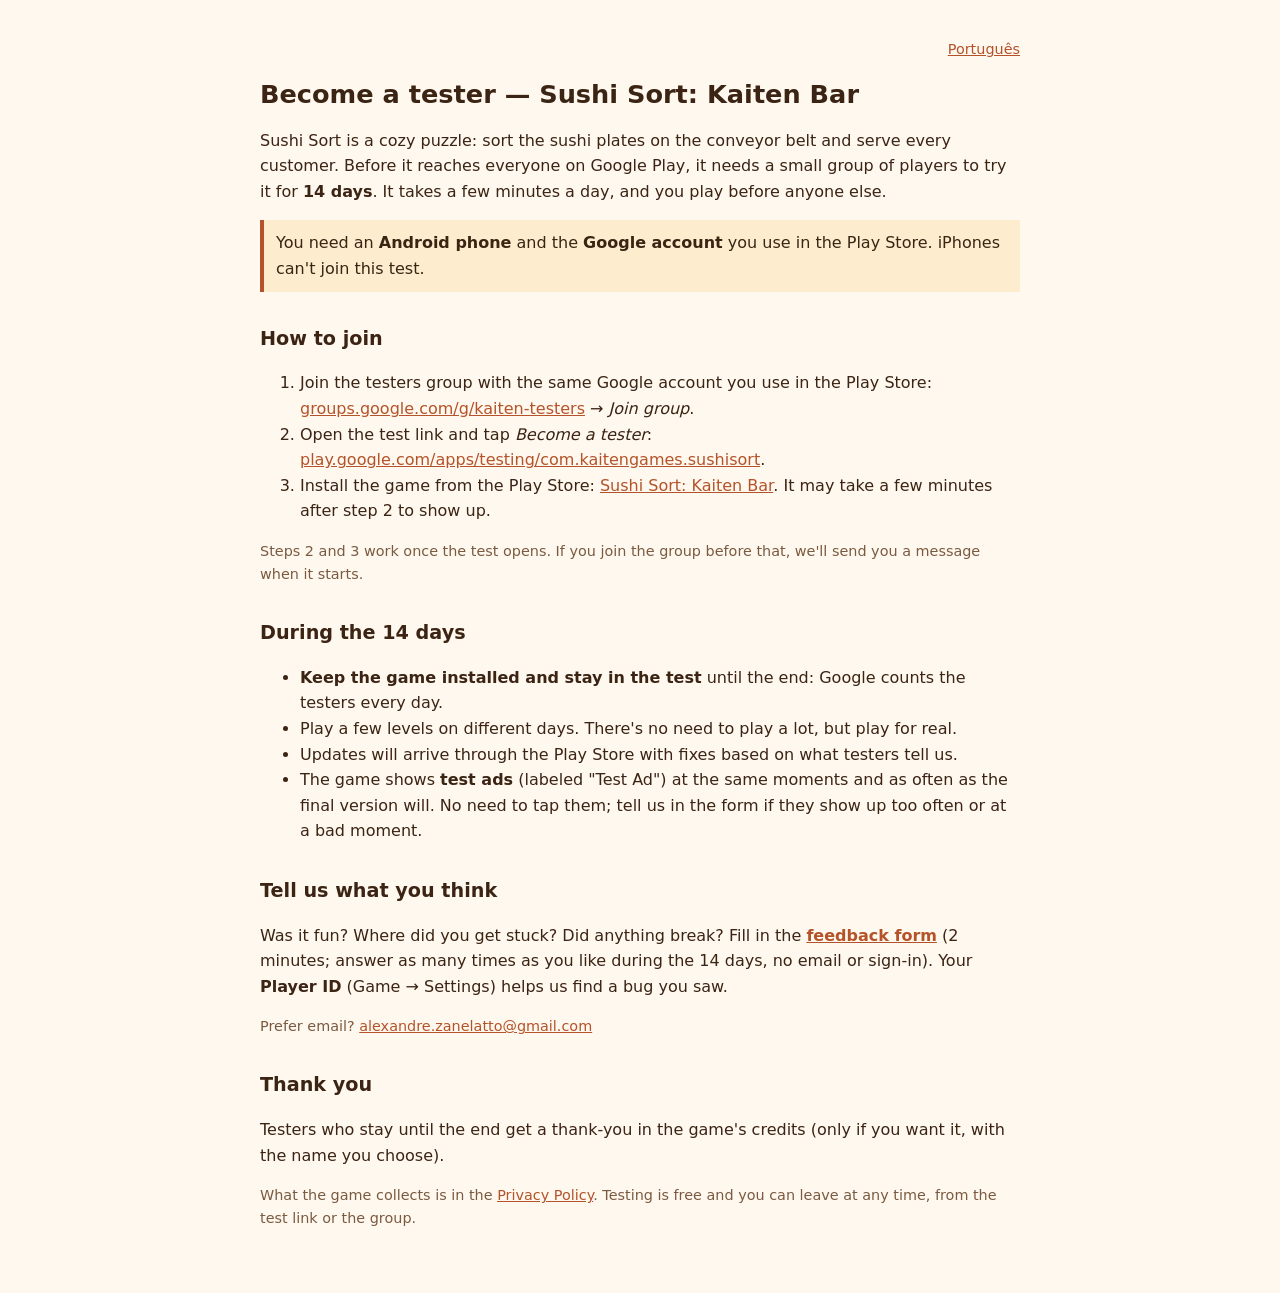
<file: testers.html>
<!doctype html>
<html lang="en">
<head>
<meta charset="utf-8">
<meta name="viewport" content="width=device-width, initial-scale=1">
<title>Sushi Sort: Kaiten Bar — Become a tester</title>
<link rel="stylesheet" href="style.css">
</head>
<body>
<main>
<p class="lang"><a href="testadores.html">Português</a></p>
<h1>Become a tester — Sushi Sort: Kaiten Bar</h1>
<p>Sushi Sort is a cozy puzzle: sort the sushi plates on the conveyor belt and serve every customer. Before it reaches
everyone on Google Play, it needs a small group of players to try it for <strong>14 days</strong>. It takes a few
minutes a day, and you play before anyone else.</p>

<p class="callout">You need an <strong>Android phone</strong> and the <strong>Google account</strong> you use in the
Play Store. iPhones can't join this test.</p>

<h2>How to join</h2>
<ol>
<li>Join the testers group with the same Google account you use in the Play Store:
<a href="https://groups.google.com/g/kaiten-testers">groups.google.com/g/kaiten-testers</a> → <em>Join group</em>.</li>
<li>Open the test link and tap <em>Become a tester</em>:
<a href="https://play.google.com/apps/testing/com.kaitengames.sushisort">play.google.com/apps/testing/com.kaitengames.sushisort</a>.</li>
<li>Install the game from the Play Store:
<a href="https://play.google.com/store/apps/details?id=com.kaitengames.sushisort">Sushi Sort: Kaiten Bar</a>.
It may take a few minutes after step 2 to show up.</li>
</ol>
<p class="meta">Steps 2 and 3 work once the test opens. If you join the group before that, we'll send you a message
when it starts.</p>

<h2>During the 14 days</h2>
<ul>
<li><strong>Keep the game installed and stay in the test</strong> until the end: Google counts the testers every day.</li>
<li>Play a few levels on different days. There's no need to play a lot, but play for real.</li>
<li>Updates will arrive through the Play Store with fixes based on what testers tell us.</li>
<li>The game shows <strong>test ads</strong> (labeled "Test Ad") at the same moments and as often as the final version
will. No need to tap them; tell us in the form if they show up too often or at a bad moment.</li>
</ul>

<h2 id="feedback">Tell us what you think</h2>
<p>Was it fun? Where did you get stuck? Did anything break? Fill in the
<a href="https://docs.google.com/forms/d/e/1FAIpQLSflp9iZWw_fQRr66a_cSn5vDgvbDC-s3LF2vPcPzxqJkVH6lg/viewform"><strong>feedback form</strong></a> (2 minutes; answer as many times as you like during the 14 days,
no email or sign-in). Your <strong>Player ID</strong> (Game → Settings) helps us find a bug you saw.</p>
<p class="meta">Prefer email? <a href="mailto:alexandre.zanelatto@gmail.com?subject=Sushi%20Sort%20tester%20feedback">alexandre.zanelatto@gmail.com</a></p>

<h2>Thank you</h2>
<p>Testers who stay until the end get a thank-you in the game's credits (only if you want it, with the name you
choose).</p>

<p class="meta">What the game collects is in the <a href="privacy.html">Privacy Policy</a>. Testing is free and you
can leave at any time, from the test link or the group.</p>
</main>
</body>
</html>
</file>
<file: style.css>
/* Páginas públicas do Kaiten: legíveis no celular, sem dependências. */
body { margin: 0; background: #fff8ee; color: #3b2414; font: 16px/1.6 system-ui, -apple-system, "Segoe UI", Roboto, sans-serif; }
main { max-width: 760px; margin: 0 auto; padding: 24px 16px 48px; }
h1 { font-size: 1.6rem; line-height: 1.25; }
h2 { font-size: 1.2rem; margin-top: 2rem; }
h3 { font-size: 1rem; margin-bottom: .25rem; }
a { color: #b4532a; }
table { border-collapse: collapse; width: 100%; font-size: .95rem; }
th, td { border: 1px solid #e3cfb1; padding: 6px 8px; text-align: left; vertical-align: top; }
.meta, .lang { color: #7a5a40; font-size: .9rem; }
.lang { text-align: right; }
.callout { background: #fdeccd; border-left: 4px solid #b4532a; padding: 10px 12px; }
a { overflow-wrap: anywhere; }
</file>
